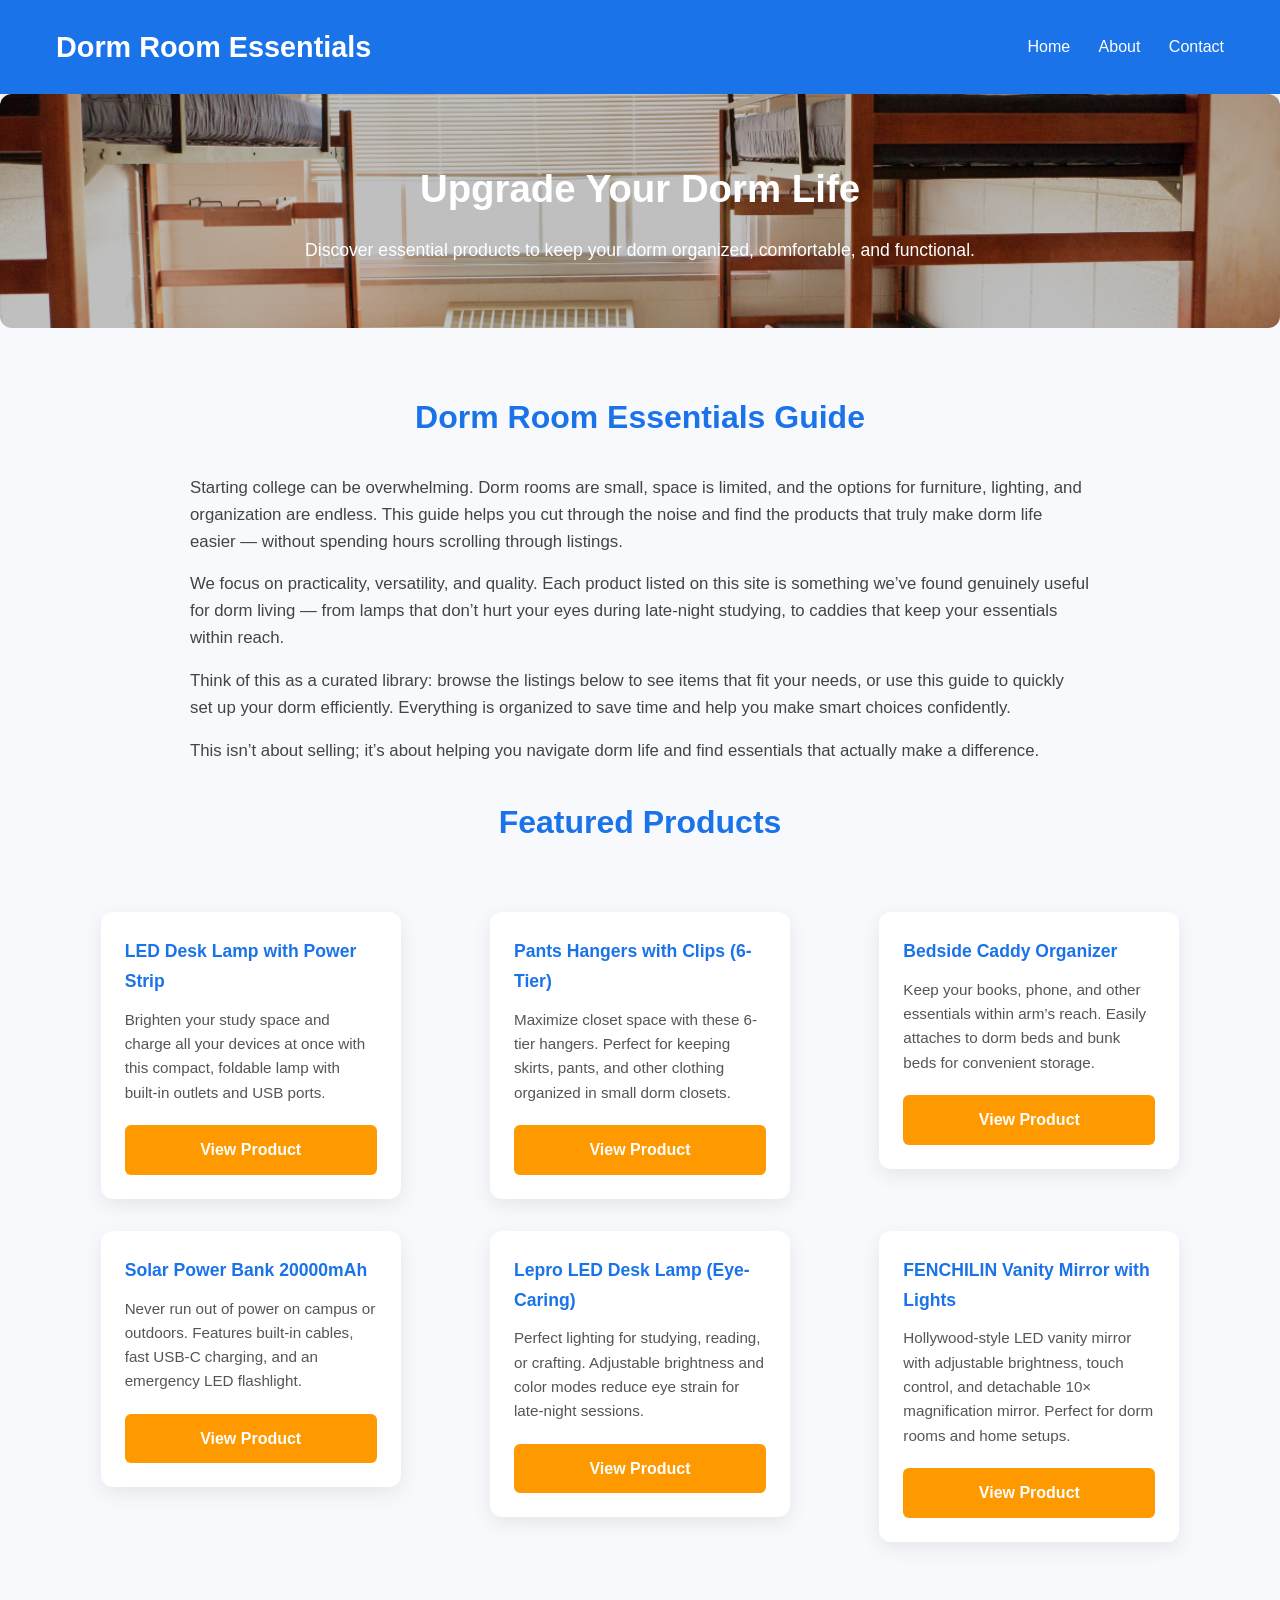
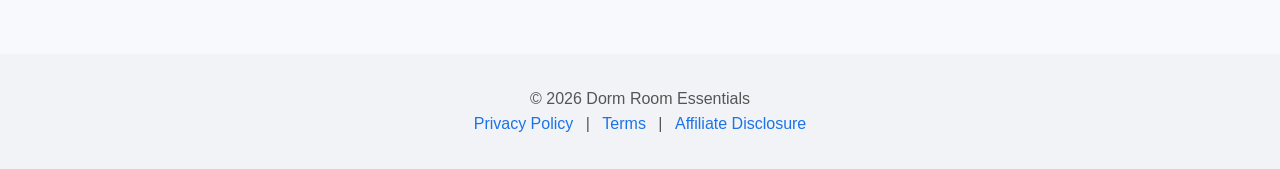
<file: index.html>
<!DOCTYPE html>
<html lang="en">
<head>
<meta charset="UTF-8">
<meta name="viewport" content="width=device-width, initial-scale=1.0">
<title>Dorm Room Essentials — Shop Smart for College</title>
<link rel="stylesheet" href="style.css">
</head>
<body>

<header>
  <div class="header-container">
    <h1>Dorm Room Essentials</h1>
    <nav>
      <a href="index.html">Home</a>
      <a href="about.html">About</a>
      <a href="contact.html">Contact</a>
    </nav>
  </div>
</header>

<!-- Hero Section -->
<section class="hero">
  <h2>Upgrade Your Dorm Life</h2>
  <p>Discover essential products to keep your dorm organized, comfortable, and functional.</p>
</section>

<main class="container">
<!-- Dorm Room Essentials Guide Section -->
<section id="dorm-guide" class="guide-section">
  <h2>Dorm Room Essentials Guide</h2>
  <p>Starting college can be overwhelming. Dorm rooms are small, space is limited, and the options for furniture, lighting, and organization are endless. This guide helps you cut through the noise and find the products that truly make dorm life easier — without spending hours scrolling through listings.</p>

  <p>We focus on practicality, versatility, and quality. Each product listed on this site is something we’ve found genuinely useful for dorm living — from lamps that don’t hurt your eyes during late-night studying, to caddies that keep your essentials within reach.</p>

  <p>Think of this as a curated library: browse the listings below to see items that fit your needs, or use this guide to quickly set up your dorm efficiently. Everything is organized to save time and help you make smart choices confidently.</p>

  <p>This isn’t about selling; it’s about helping you navigate dorm life and find essentials that actually make a difference.</p>
</section>
  <h2>Featured Products</h2>
  <div class="featured-posts">

    <!-- Product 1 -->
    <article>
      <h3><a href="post1.html">LED Desk Lamp with Power Strip</a></h3>
      <p>Brighten your study space and charge all your devices at once with this compact, foldable lamp with built-in outlets and USB ports.</p>
      <a href="post1.html" class="btn">View Product</a>
    </article>

    <!-- Product 2 -->
    <article>
      <h3><a href="post2.html">Pants Hangers with Clips (6-Tier)</a></h3>
      <p>Maximize closet space with these 6-tier hangers. Perfect for keeping skirts, pants, and other clothing organized in small dorm closets.</p>
      <a href="post2.html" class="btn">View Product</a>
    </article>

    <!-- Product 3 -->
    <article>
      <h3><a href="post3.html">Bedside Caddy Organizer</a></h3>
      <p>Keep your books, phone, and other essentials within arm’s reach. Easily attaches to dorm beds and bunk beds for convenient storage.</p>
      <a href="post3.html" class="btn">View Product</a>
    </article>

    <!-- Product 4 -->
    <article>
      <h3><a href="post4.html">Solar Power Bank 20000mAh</a></h3>
      <p>Never run out of power on campus or outdoors. Features built-in cables, fast USB-C charging, and an emergency LED flashlight.</p>
      <a href="post4.html" class="btn">View Product</a>
    </article>

    <!-- Product 5 -->
    <article>
      <h3><a href="post5.html">Lepro LED Desk Lamp (Eye-Caring)</a></h3>
      <p>Perfect lighting for studying, reading, or crafting. Adjustable brightness and color modes reduce eye strain for late-night sessions.</p>
      <a href="post5.html" class="btn">View Product</a>
    </article>
  <!-- Product 6 -->
<article>
  <h3><a href="post6.html">FENCHILIN Vanity Mirror with Lights</a></h3>
  <p>Hollywood-style LED vanity mirror with adjustable brightness, touch control, and detachable 10× magnification mirror. Perfect for dorm rooms and home setups.</p>
  <a href="post6.html" class="btn">View Product</a>
</article>
  </div>

</main>

<footer>
  <p>&copy; 2026 Dorm Room Essentials</p>
  <p>
    <a href="privacy.html">Privacy Policy</a> |
    <a href="terms.html">Terms</a> |
    <a href="affiliate.html">Affiliate Disclosure</a>
  </p>
</footer>
</body>
</html>
</file>
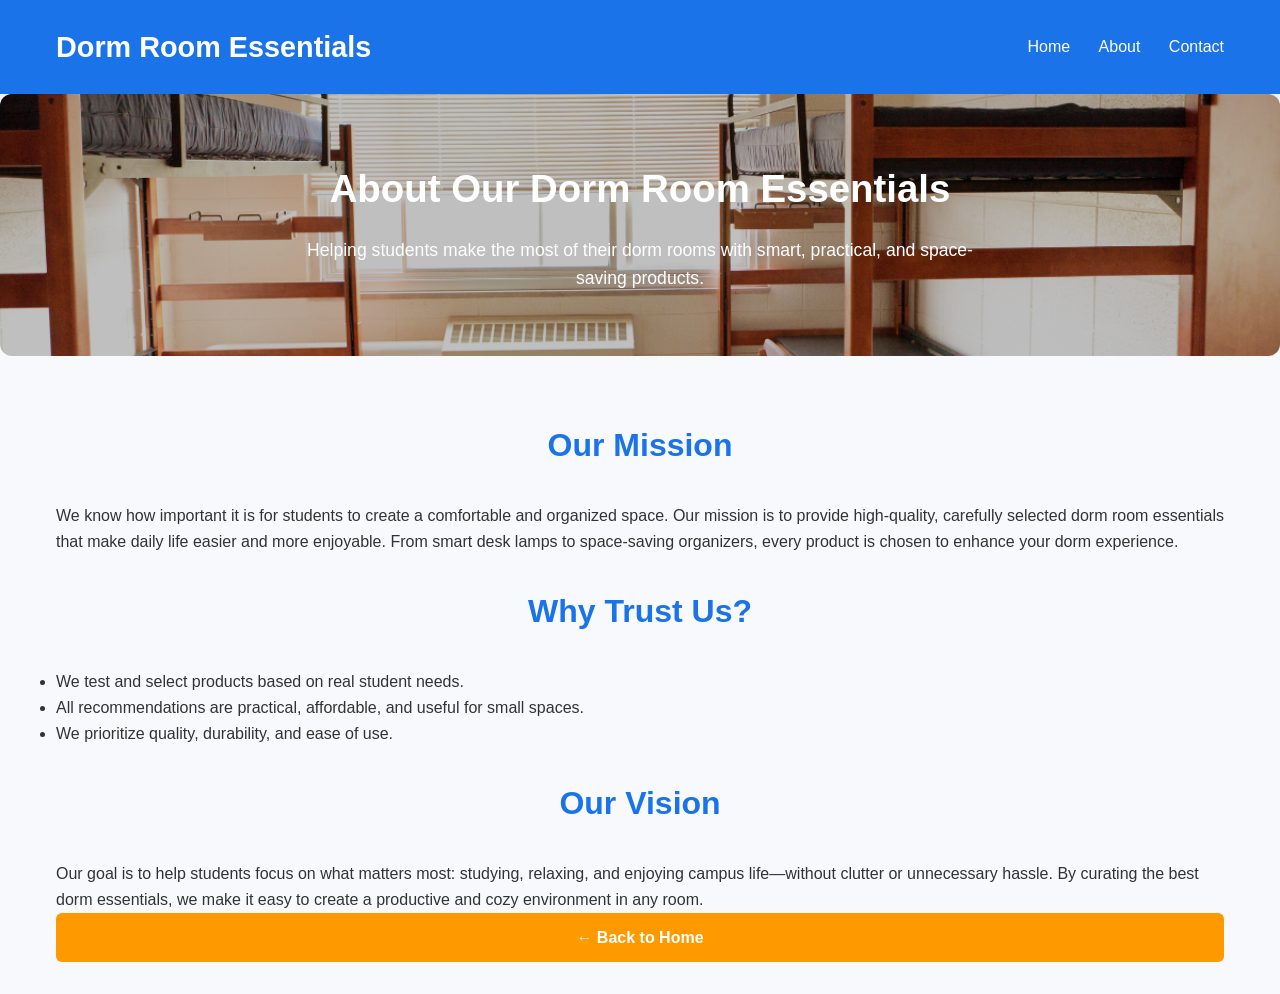
<file: about.html>
<!DOCTYPE html>
<html lang="en">
<head>
<meta charset="UTF-8">
<meta name="viewport" content="width=device-width, initial-scale=1.0">
<title>About — Dorm Room Essentials</title>
<link rel="stylesheet" href="style.css">
</head>
<body>

<header>
  <div class="header-container">
    <h1>Dorm Room Essentials</h1>
    <nav>
      <a href="index.html">Home</a>
      <a href="about.html">About</a>
      <a href="contact.html">Contact</a>
    </nav>
  </div>
</header>

<!-- Hero Section -->
<section class="hero">
  <h2>About Our Dorm Room Essentials</h2>
  <p>Helping students make the most of their dorm rooms with smart, practical, and space-saving products.</p>
</section>

<main class="container">
  <h2>Our Mission</h2>
  <p>We know how important it is for students to create a comfortable and organized space. Our mission is to provide high-quality, carefully selected dorm room essentials that make daily life easier and more enjoyable. From smart desk lamps to space-saving organizers, every product is chosen to enhance your dorm experience.</p>

  <h2>Why Trust Us?</h2>
  <ul>
    <li>We test and select products based on real student needs.</li>
    <li>All recommendations are practical, affordable, and useful for small spaces.</li>
    <li>We prioritize quality, durability, and ease of use.</li>
  </ul>

  <h2>Our Vision</h2>
  <p>Our goal is to help students focus on what matters most: studying, relaxing, and enjoying campus life—without clutter or unnecessary hassle. By curating the best dorm essentials, we make it easy to create a productive and cozy environment in any room.</p>

  <a href="index.html" class="btn back">← Back to Home</a>
</main>

</body>
</html>
</file>
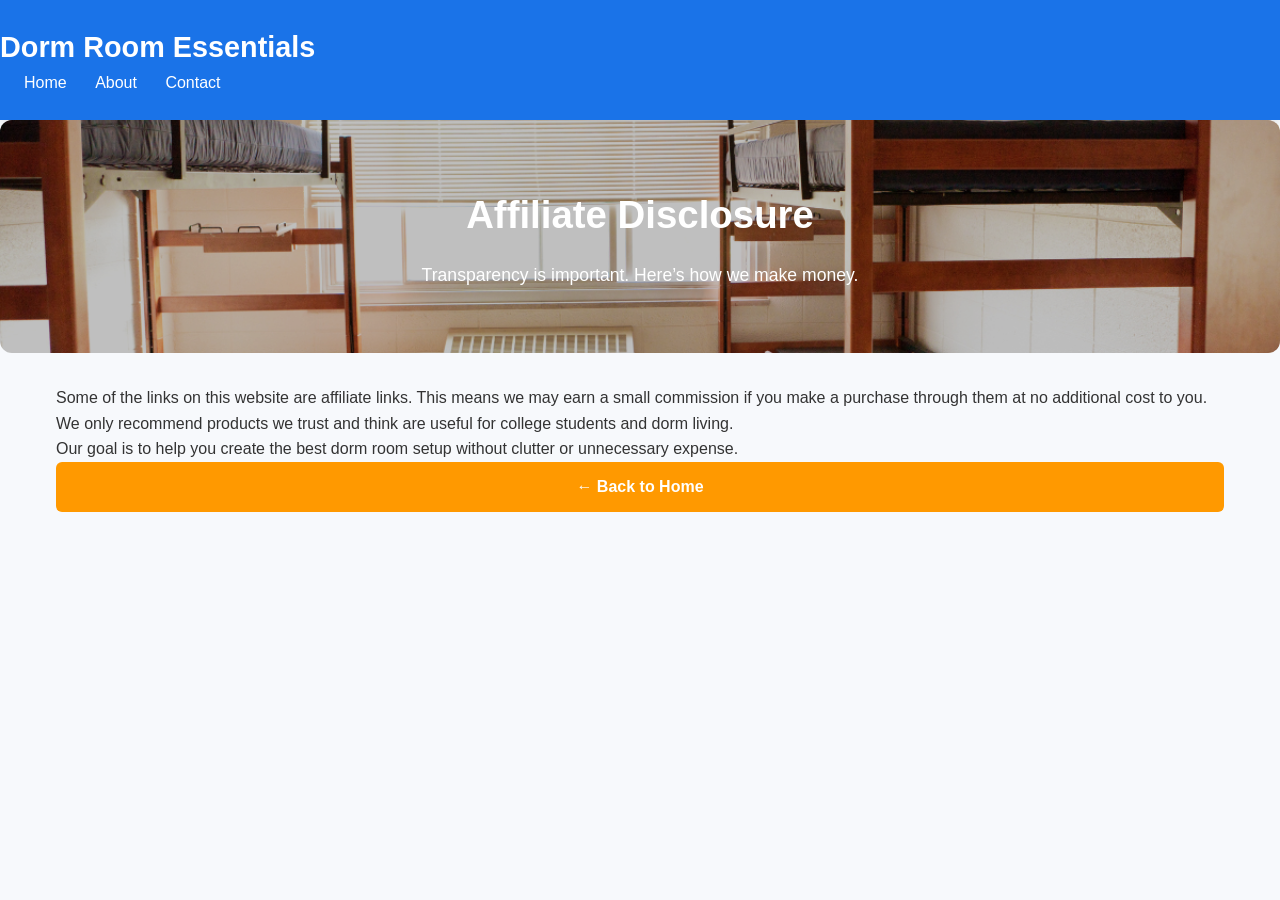
<file: affiliate.html>
<!DOCTYPE html>
<html lang="en">
<head>
<meta charset="UTF-8">
<meta name="viewport" content="width=device-width, initial-scale=1.0">
<title>Affiliate Disclosure — Dorm Room Essentials</title>
<link rel="stylesheet" href="style.css">
</head>
<body>

<header>
  <h1>Dorm Room Essentials</h1>
  <nav>
    <a href="index.html">Home</a>
    <a href="about.html">About</a>
    <a href="contact.html">Contact</a>
  </nav>
</header>

<section class="hero">
  <h2>Affiliate Disclosure</h2>
  <p>Transparency is important. Here’s how we make money.</p>
</section>

<main class="container">
  <p>Some of the links on this website are affiliate links. This means we may earn a small commission if you make a purchase through them at no additional cost to you. We only recommend products we trust and think are useful for college students and dorm living.</p>

  <p>Our goal is to help you create the best dorm room setup without clutter or unnecessary expense.</p>

  <a href="index.html" class="btn back">← Back to Home</a>
</main>

</body>
</html>
</file>
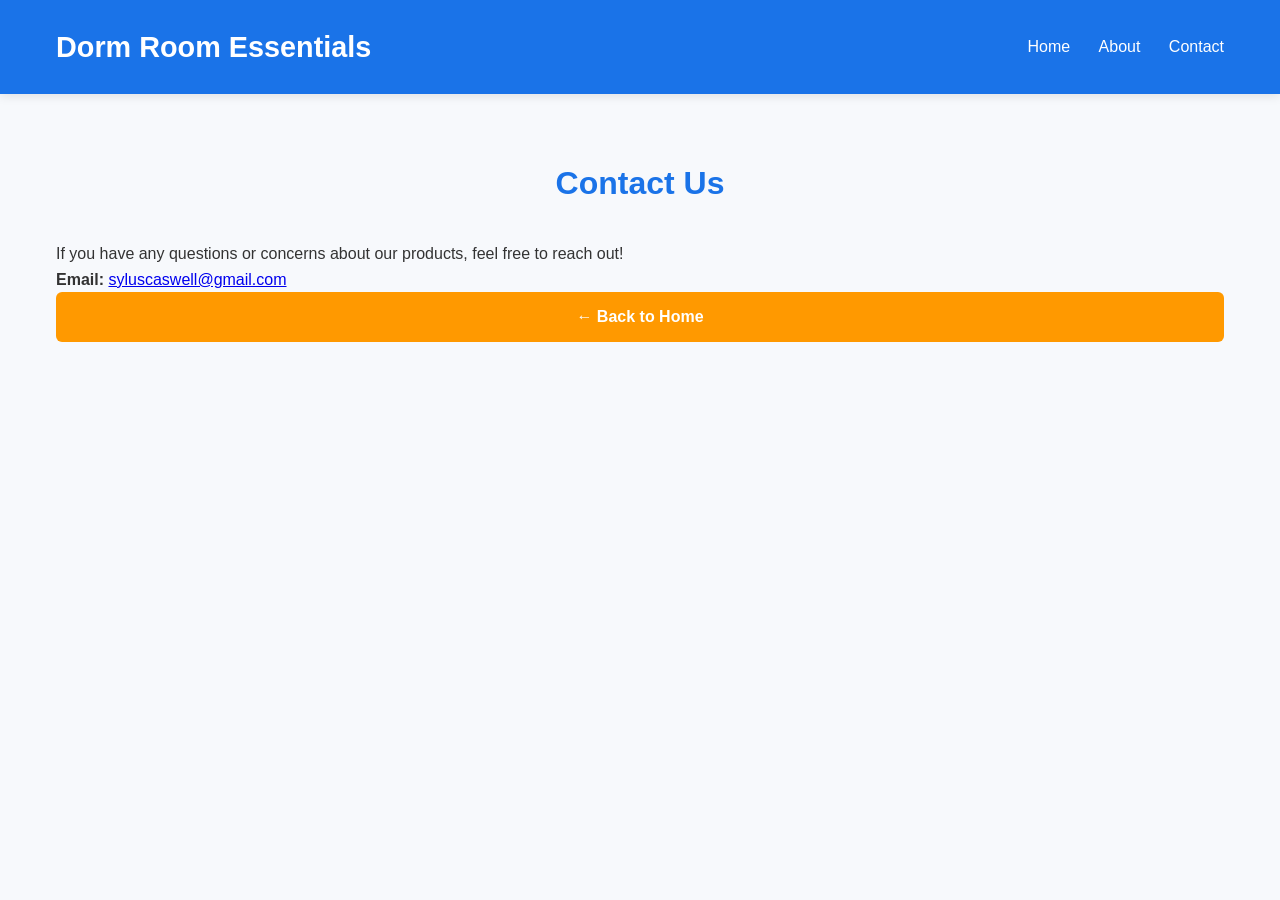
<file: contact.html>
<!DOCTYPE html>
<html lang="en">
<head>
<meta charset="UTF-8">
<meta name="viewport" content="width=device-width, initial-scale=1.0">
<title>Contact — Dorm Room Essentials</title>
<link rel="stylesheet" href="style.css">
</head>
<body>

<header>
  <div class="header-container">
    <h1>Dorm Room Essentials</h1>
    <nav>
      <a href="index.html">Home</a>
      <a href="about.html">About</a>
      <a href="contact.html">Contact</a>
    </nav>
  </div>
</header>

<main class="container">
  <h2>Contact Us</h2>
  <p>If you have any questions or concerns about our products, feel free to reach out!</p>
  <p><strong>Email:</strong> <a href="mailto:syluscaswell@gmail.com">syluscaswell@gmail.com</a></p>

  <a href="index.html" class="btn back">← Back to Home</a>
</main>

</body>
</html>
</file>
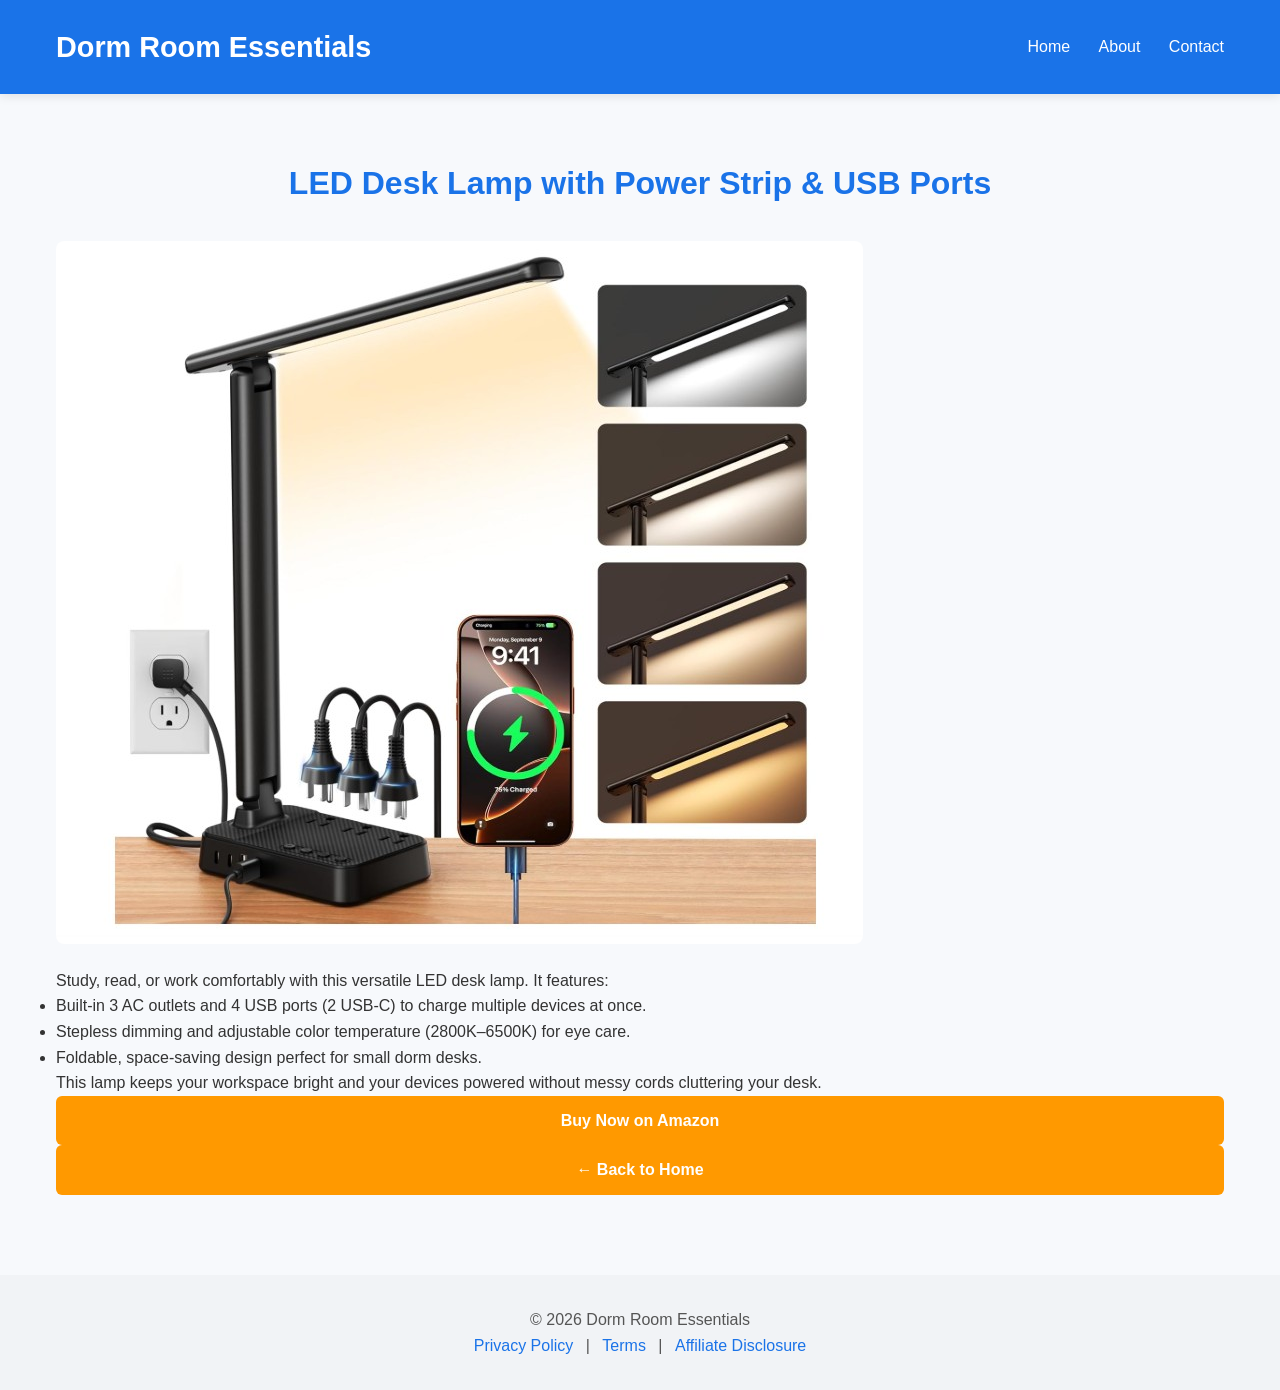
<file: post1.html>
<!DOCTYPE html>
<html lang="en">
<head>
<meta charset="UTF-8">
<meta name="viewport" content="width=device-width, initial-scale=1.0">
<title>LED Desk Lamp with Power Strip — Dorm Essentials</title>
<link rel="stylesheet" href="style.css">
</head>
<body>

<header>
  <div class="header-container">
    <h1>Dorm Room Essentials</h1>
    <nav>
      <a href="index.html">Home</a>
      <a href="about.html">About</a>
      <a href="contact.html">Contact</a>
    </nav>
  </div>
</header>

<main class="container">
  <h2>LED Desk Lamp with Power Strip & USB Ports</h2>

  <!-- Replace src with actual product image -->
  <img src="images/led-desk-lamp.jpg" alt="LED Desk Lamp" style="max-width:100%; border-radius:8px; margin-bottom:1rem;">

  <p>Study, read, or work comfortably with this versatile LED desk lamp. It features:</p>
  <ul>
    <li>Built-in 3 AC outlets and 4 USB ports (2 USB-C) to charge multiple devices at once.</li>
    <li>Stepless dimming and adjustable color temperature (2800K–6500K) for eye care.</li>
    <li>Foldable, space-saving design perfect for small dorm desks.</li>
  </ul>
  <p>This lamp keeps your workspace bright and your devices powered without messy cords cluttering your desk.</p>

  <a href="https://amzn.to/4t3uhib" class="btn" target="_blank">Buy Now on Amazon</a>
  <a href="index.html" class="btn back">← Back to Home</a>
</main>
<footer>
  <p>&copy; 2026 Dorm Room Essentials</p>
  <p>
    <a href="privacy.html">Privacy Policy</a> |
    <a href="terms.html">Terms</a> |
    <a href="affiliate.html">Affiliate Disclosure</a>
  </p>
</footer>
</body>
</html>
</file>
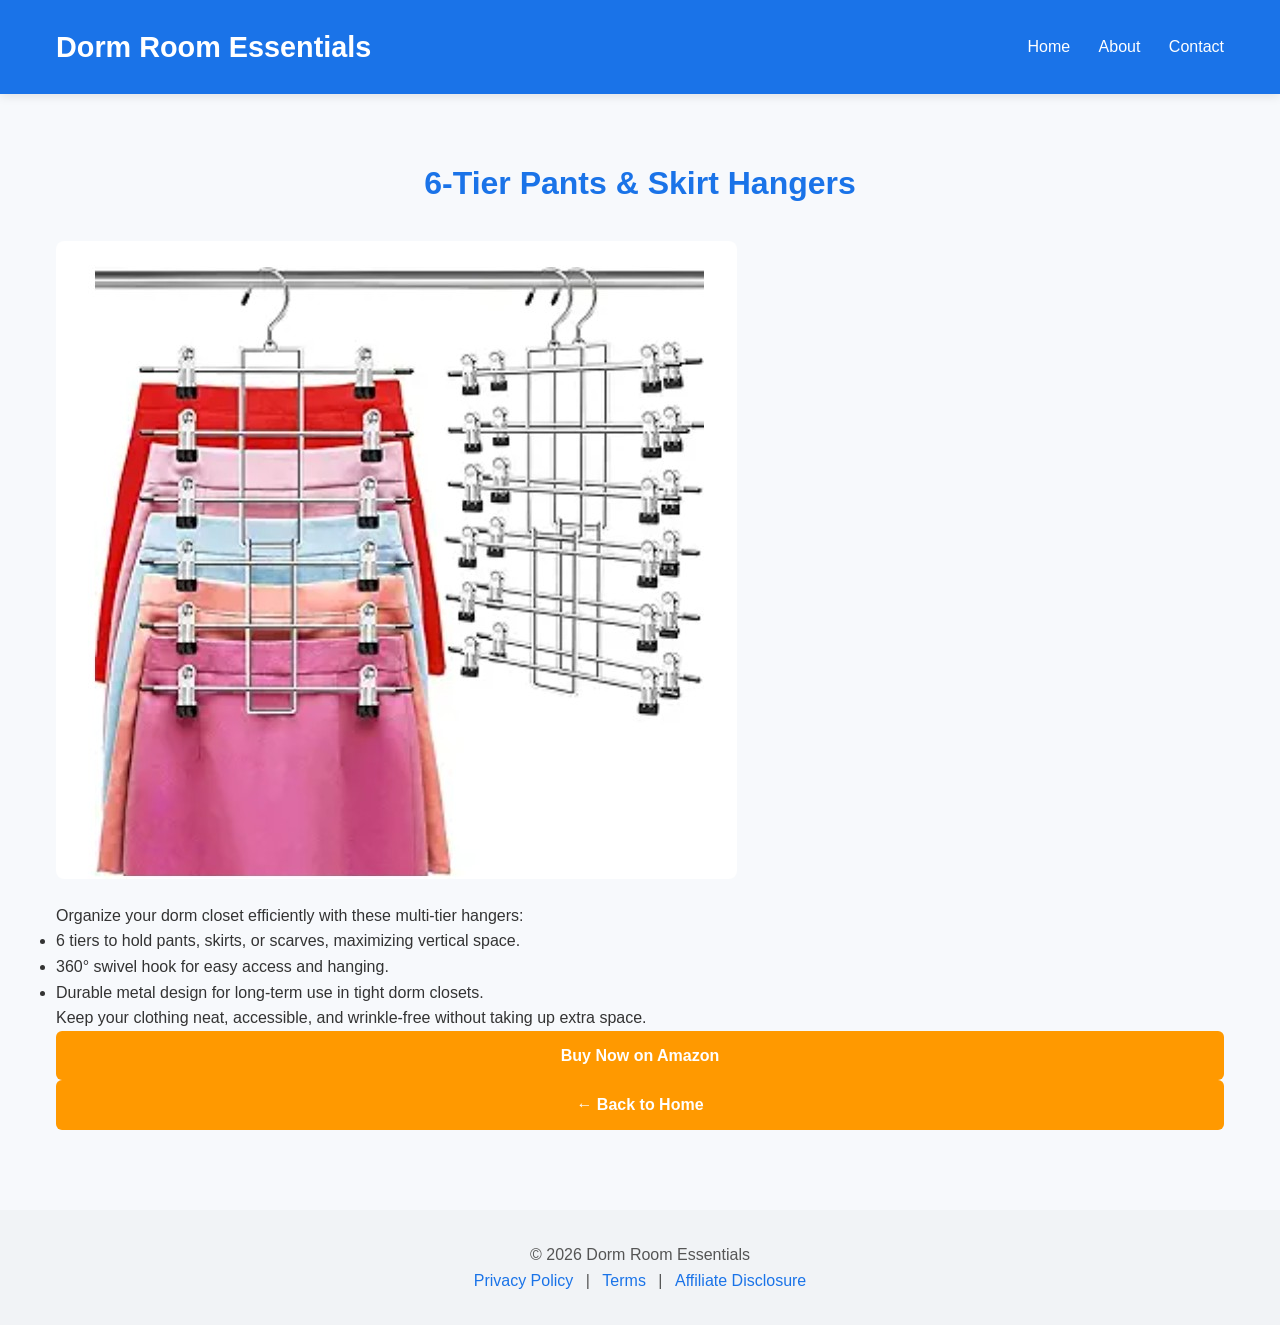
<file: post2.html>
<!DOCTYPE html>
<html lang="en">
<head>
<meta charset="UTF-8">
<meta name="viewport" content="width=device-width, initial-scale=1.0">
<title>Pants Hangers with Clips — Dorm Essentials</title>
<link rel="stylesheet" href="style.css">
</head>
<body>

<header>
  <div class="header-container">
    <h1>Dorm Room Essentials</h1>
    <nav>
      <a href="index.html">Home</a>
      <a href="about.html">About</a>
      <a href="contact.html">Contact</a>
    </nav>
  </div>
</header>

<main class="container">
  <h2>6-Tier Pants & Skirt Hangers</h2>

  <img src="images/pants-hangers.jpg" alt="6-Tier Pants Hangers" style="max-width:100%; border-radius:8px; margin-bottom:1rem;">

  <p>Organize your dorm closet efficiently with these multi-tier hangers:</p>
  <ul>
    <li>6 tiers to hold pants, skirts, or scarves, maximizing vertical space.</li>
    <li>360° swivel hook for easy access and hanging.</li>
    <li>Durable metal design for long-term use in tight dorm closets.</li>
  </ul>
  <p>Keep your clothing neat, accessible, and wrinkle-free without taking up extra space.</p>

  <a href="https://amzn.to/4srKptY" class="btn" target="_blank">Buy Now on Amazon</a>
  <a href="index.html" class="btn back">← Back to Home</a>
</main>
<footer>
  <p>&copy; 2026 Dorm Room Essentials</p>
  <p>
    <a href="privacy.html">Privacy Policy</a> |
    <a href="terms.html">Terms</a> |
    <a href="affiliate.html">Affiliate Disclosure</a>
  </p>
</footer>
</body>
</html>
</file>
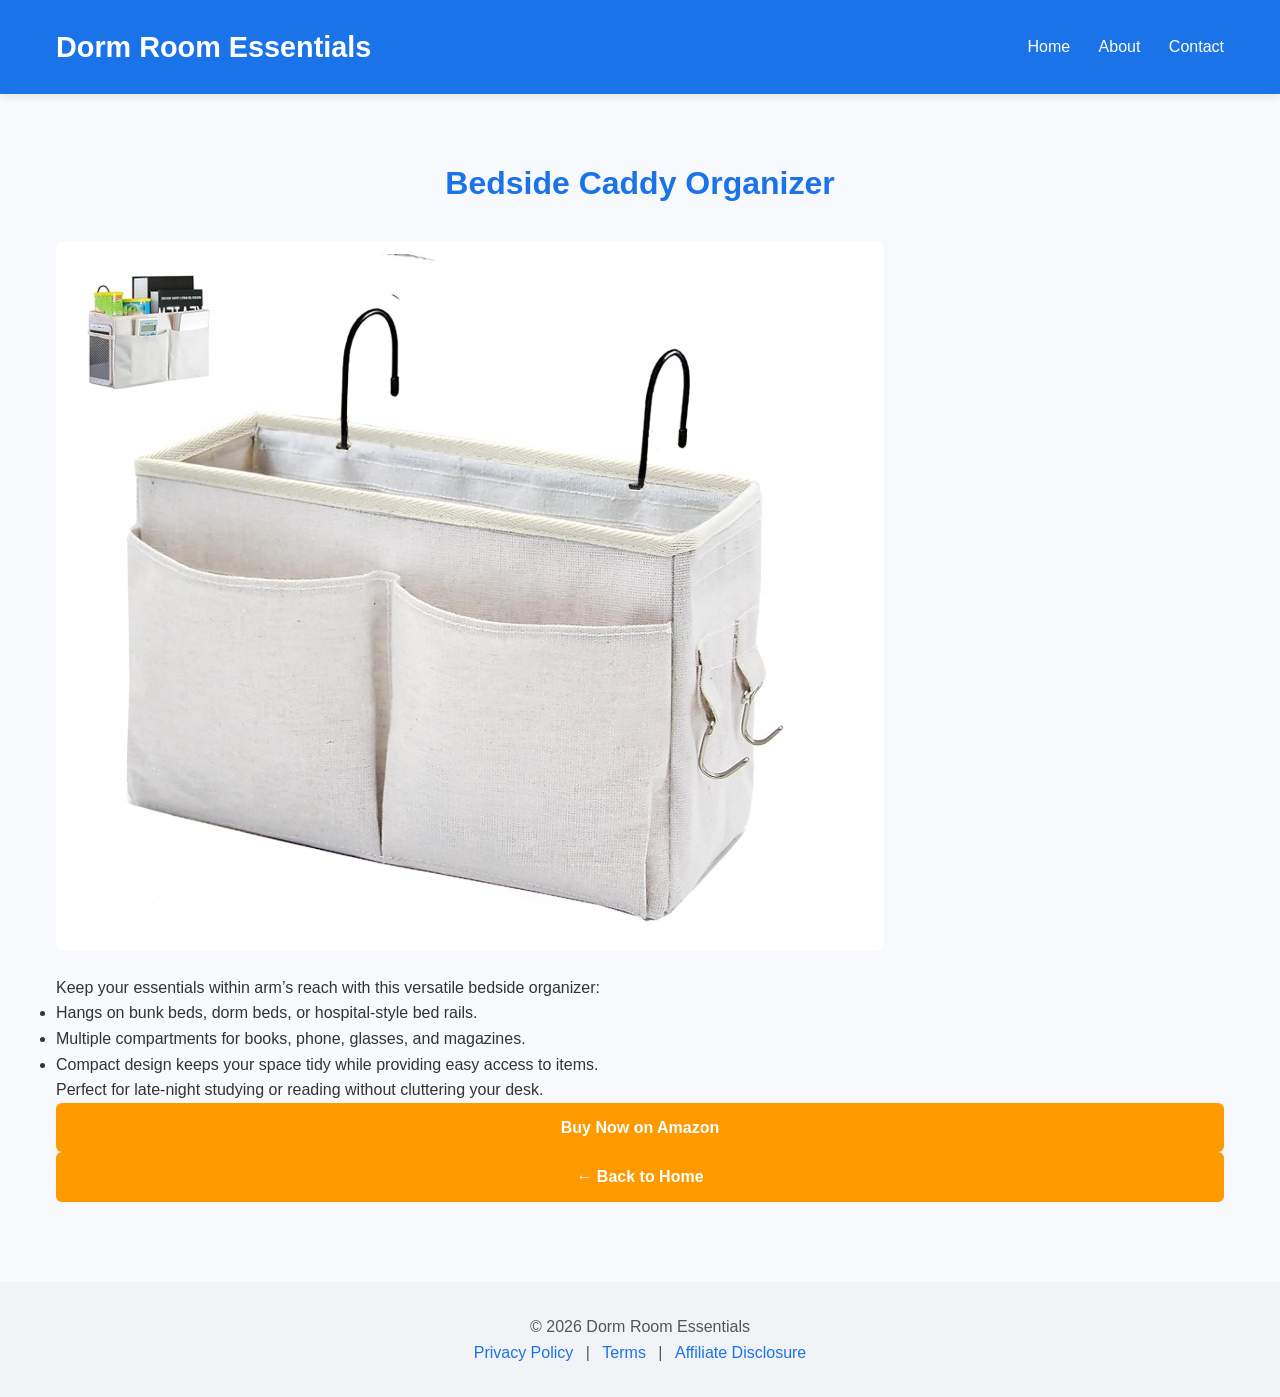
<file: post3.html>
<!DOCTYPE html>
<html lang="en">
<head>
<meta charset="UTF-8">
<meta name="viewport" content="width=device-width, initial-scale=1.0">
<title>Bedside Caddy Organizer — Dorm Essentials</title>
<link rel="stylesheet" href="style.css">
</head>
<body>

<header>
  <div class="header-container">
    <h1>Dorm Room Essentials</h1>
    <nav>
      <a href="index.html">Home</a>
      <a href="about.html">About</a>
      <a href="contact.html">Contact</a>
    </nav>
  </div>
</header>

<main class="container">
  <h2>Bedside Caddy Organizer</h2>

  <img src="images/bedside-caddy.jpg" alt="Bedside Caddy Organizer" style="max-width:100%; border-radius:8px; margin-bottom:1rem;">

  <p>Keep your essentials within arm’s reach with this versatile bedside organizer:</p>
  <ul>
    <li>Hangs on bunk beds, dorm beds, or hospital-style bed rails.</li>
    <li>Multiple compartments for books, phone, glasses, and magazines.</li>
    <li>Compact design keeps your space tidy while providing easy access to items.</li>
  </ul>
  <p>Perfect for late-night studying or reading without cluttering your desk.</p>

  <a href="https://amzn.to/3NAKEnC" class="btn" target="_blank">Buy Now on Amazon</a>
  <a href="index.html" class="btn back">← Back to Home</a>
</main>
<footer>
  <p>&copy; 2026 Dorm Room Essentials</p>
  <p>
    <a href="privacy.html">Privacy Policy</a> |
    <a href="terms.html">Terms</a> |
    <a href="affiliate.html">Affiliate Disclosure</a>
  </p>
</footer>
</body>
</html>
</file>
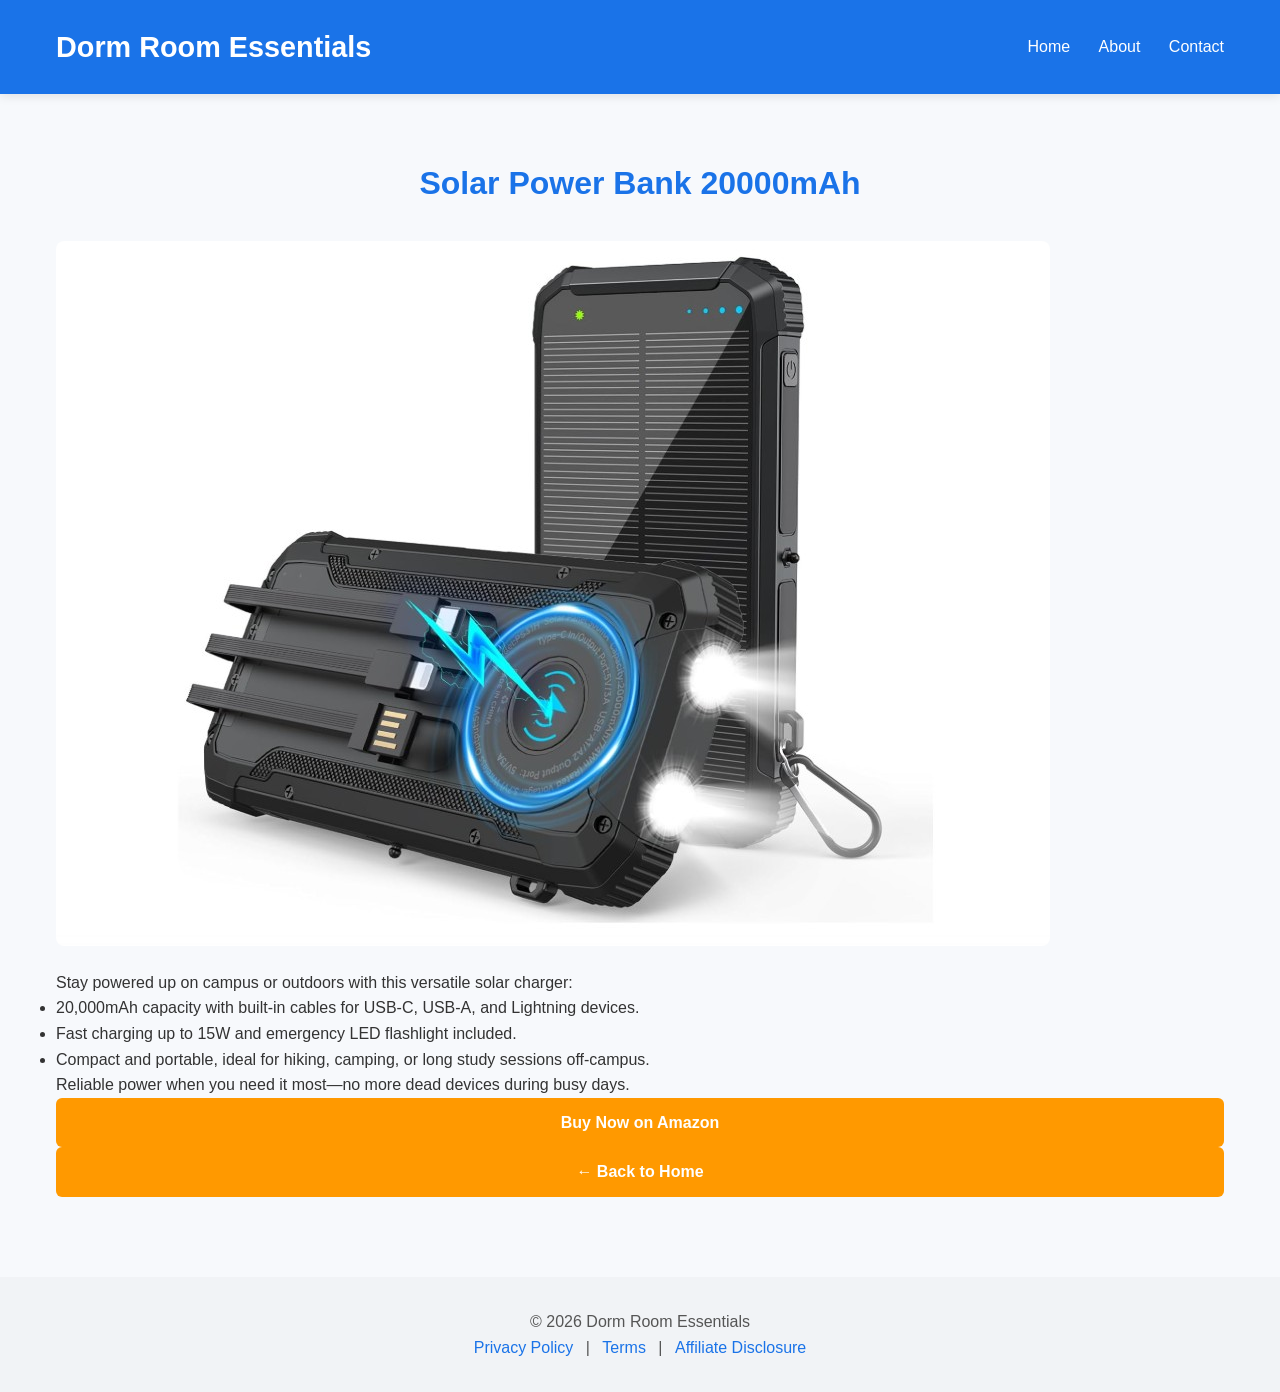
<file: post4.html>
<!DOCTYPE html>
<html lang="en">
<head>
<meta charset="UTF-8">
<meta name="viewport" content="width=device-width, initial-scale=1.0">
<title>Solar Power Bank 20000mAh — Dorm Essentials</title>
<link rel="stylesheet" href="style.css">
</head>
<body>

<header>
  <div class="header-container">
    <h1>Dorm Room Essentials</h1>
    <nav>
      <a href="index.html">Home</a>
      <a href="about.html">About</a>
      <a href="contact.html">Contact</a>
    </nav>
  </div>
</header>

<main class="container">
  <h2>Solar Power Bank 20000mAh</h2>

  <img src="images/solar-power-bank.jpg" alt="Solar Power Bank" style="max-width:100%; border-radius:8px; margin-bottom:1rem;">

  <p>Stay powered up on campus or outdoors with this versatile solar charger:</p>
  <ul>
    <li>20,000mAh capacity with built-in cables for USB-C, USB-A, and Lightning devices.</li>
    <li>Fast charging up to 15W and emergency LED flashlight included.</li>
    <li>Compact and portable, ideal for hiking, camping, or long study sessions off-campus.</li>
  </ul>
  <p>Reliable power when you need it most—no more dead devices during busy days.</p>

  <a href="https://amzn.to/41lmUH9" class="btn" target="_blank">Buy Now on Amazon</a>
  <a href="index.html" class="btn back">← Back to Home</a>
</main>
<footer>
  <p>&copy; 2026 Dorm Room Essentials</p>
  <p>
    <a href="privacy.html">Privacy Policy</a> |
    <a href="terms.html">Terms</a> |
    <a href="affiliate.html">Affiliate Disclosure</a>
  </p>
</footer>
</body>
</html>
</file>
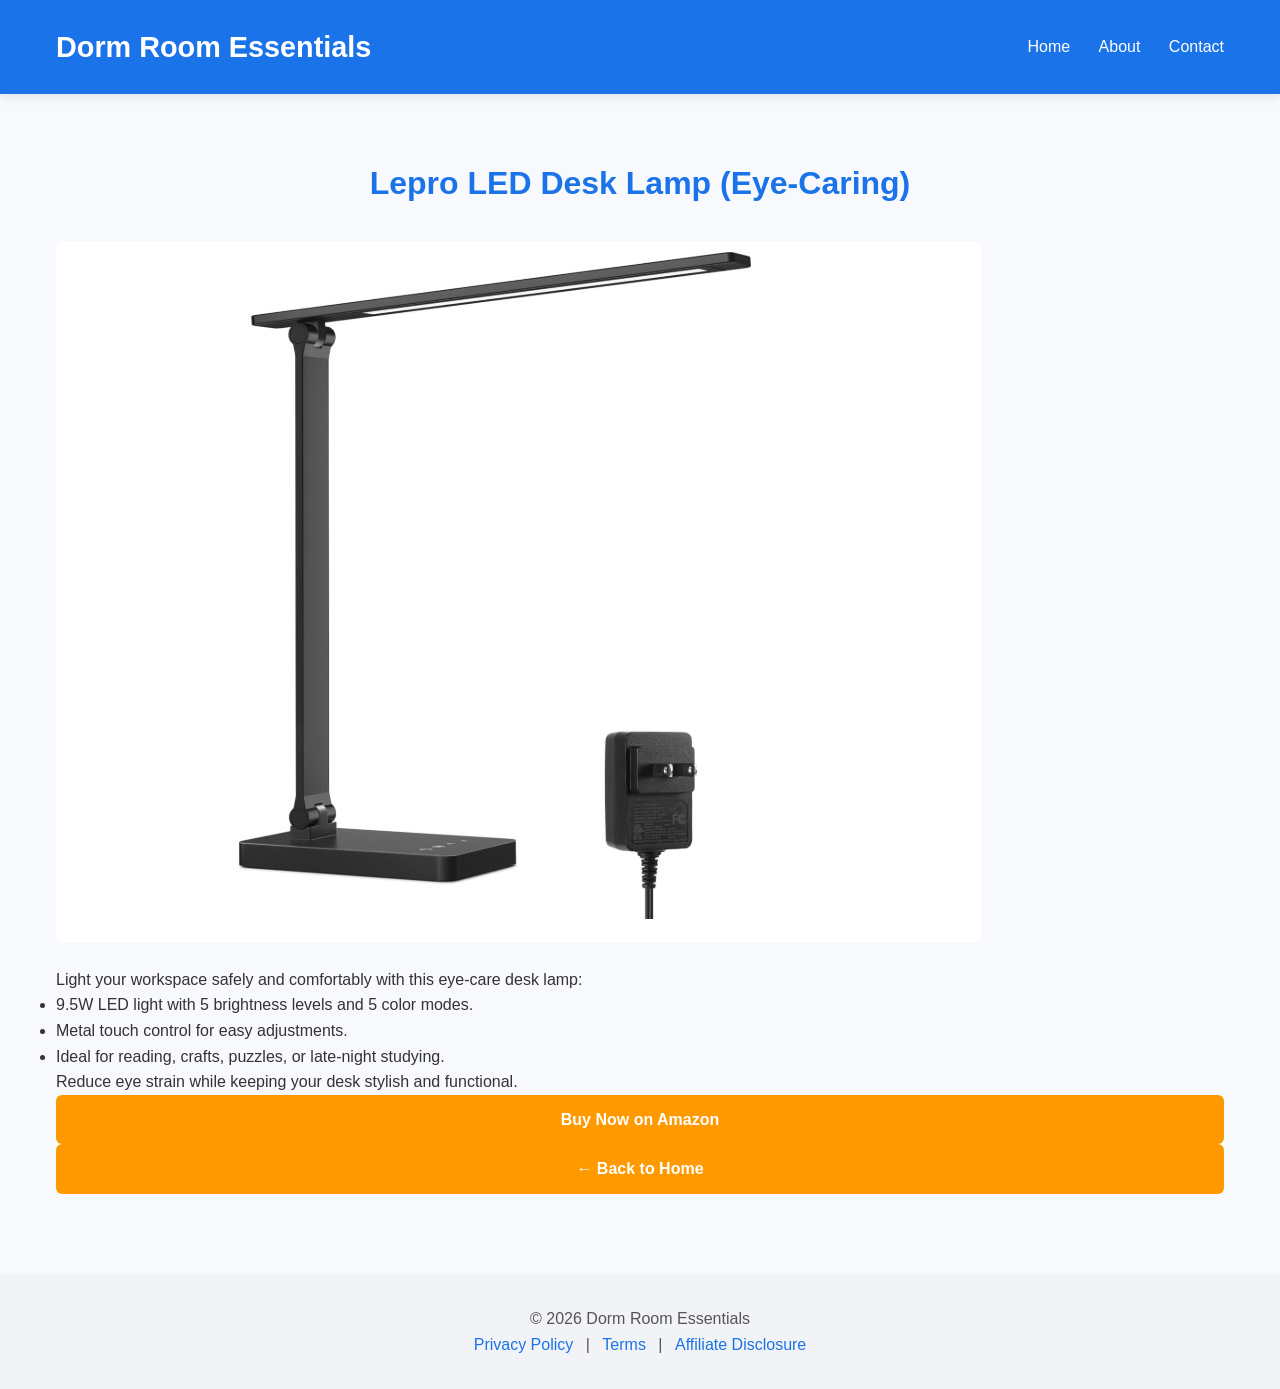
<file: post5.html>
<!DOCTYPE html>
<html lang="en">
<head>
<meta charset="UTF-8">
<meta name="viewport" content="width=device-width, initial-scale=1.0">
<title>Lepro LED Desk Lamp — Dorm Essentials</title>
<link rel="stylesheet" href="style.css">
</head>
<body>

<header>
  <div class="header-container">
    <h1>Dorm Room Essentials</h1>
    <nav>
      <a href="index.html">Home</a>
      <a href="about.html">About</a>
      <a href="contact.html">Contact</a>
    </nav>
  </div>
</header>

<main class="container">
  <h2>Lepro LED Desk Lamp (Eye-Caring)</h2>

  <img src="images/lepro-desk-lamp.jpg" alt="Lepro LED Desk Lamp" style="max-width:100%; border-radius:8px; margin-bottom:1rem;">

  <p>Light your workspace safely and comfortably with this eye-care desk lamp:</p>
  <ul>
    <li>9.5W LED light with 5 brightness levels and 5 color modes.</li>
    <li>Metal touch control for easy adjustments.</li>
    <li>Ideal for reading, crafts, puzzles, or late-night studying.</li>
  </ul>
  <p>Reduce eye strain while keeping your desk stylish and functional.</p>

  <a href="https://amzn.to/3PVP1Ks" class="btn" target="_blank">Buy Now on Amazon</a>
  <a href="index.html" class="btn back">← Back to Home</a>
</main>
<footer>
  <p>&copy; 2026 Dorm Room Essentials</p>
  <p>
    <a href="privacy.html">Privacy Policy</a> |
    <a href="terms.html">Terms</a> |
    <a href="affiliate.html">Affiliate Disclosure</a>
  </p>
</footer>
</body>
</html>
</file>
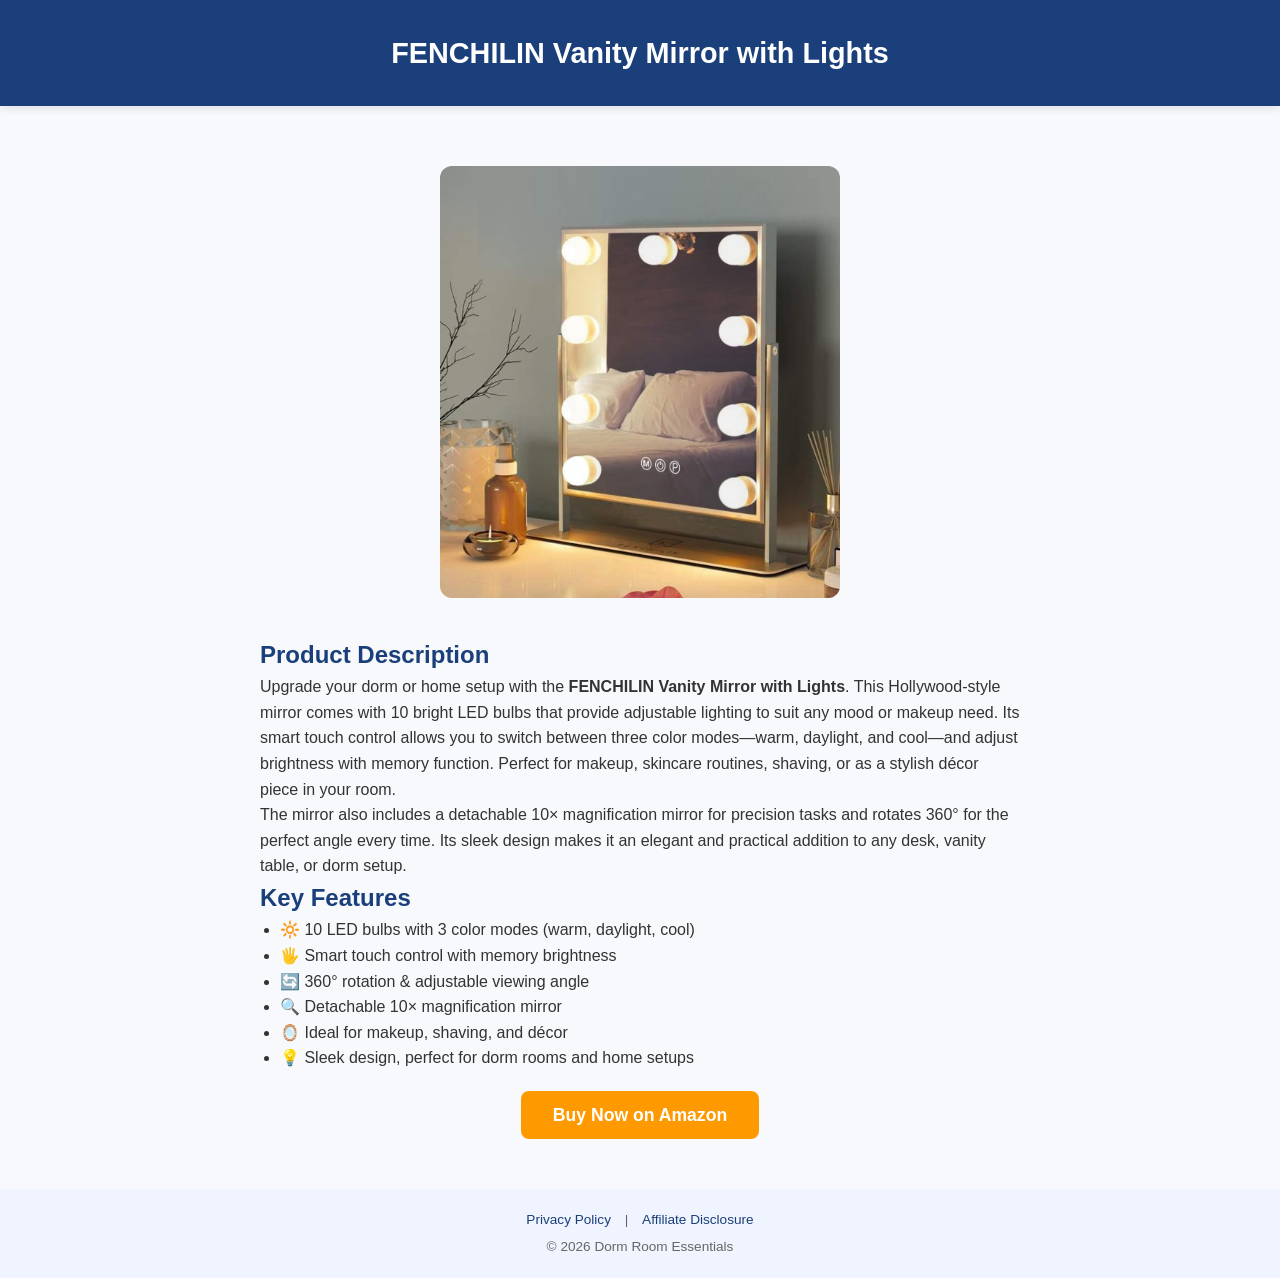
<file: post6.html>
<!DOCTYPE html>
<html lang="en">
<head>
  <meta charset="UTF-8">
  <meta name="viewport" content="width=device-width, initial-scale=1.0">
  <title>FENCHILIN Vanity Mirror with Lights</title>
  <link rel="stylesheet" href="style.css">
</head>
<body>
  <header style="text-align: center; padding: 30px 0; background-color: #1a3f7a; color: #fff;">
    <h1>FENCHILIN Vanity Mirror with Lights</h1>
  </header>

  <main style="max-width: 800px; margin: 40px auto; padding: 20px; font-family: Arial, sans-serif; line-height: 1.6;">

    <!-- Product Image -->
    <div style="text-align: center; margin-bottom: 30px;">
      <img src="images/mirror.jpg" 
           alt="FENCHILIN Vanity Mirror with Lights" 
           style="width: 100%; max-width: 400px; border-radius: 12px;">
    </div>

    <!-- Full Product Description -->
    <section>
      <h2 style="color: #1a3f7a;">Product Description</h2>
      <p>
        Upgrade your dorm or home setup with the <strong>FENCHILIN Vanity Mirror with Lights</strong>. This Hollywood-style mirror comes with 10 bright LED bulbs that provide adjustable lighting to suit any mood or makeup need. Its smart touch control allows you to switch between three color modes—warm, daylight, and cool—and adjust brightness with memory function. Perfect for makeup, skincare routines, shaving, or as a stylish décor piece in your room.
      </p>
      <p>
        The mirror also includes a detachable 10× magnification mirror for precision tasks and rotates 360° for the perfect angle every time. Its sleek design makes it an elegant and practical addition to any desk, vanity table, or dorm setup.
      </p>
    </section>

    <!-- Key Features -->
    <section>
      <h2 style="color: #1a3f7a;">Key Features</h2>
      <ul style="padding-left: 20px; color: #333;">
        <li>🔆 10 LED bulbs with 3 color modes (warm, daylight, cool)</li>
        <li>🖐️ Smart touch control with memory brightness</li>
        <li>🔄 360° rotation & adjustable viewing angle</li>
        <li>🔍 Detachable 10× magnification mirror</li>
        <li>🪞 Ideal for makeup, shaving, and décor</li>
        <li>💡 Sleek design, perfect for dorm rooms and home setups</li>
      </ul>
    </section>

    <!-- Buy Now Button -->
    <div style="text-align: center; margin-top: 30px;">
      <a href="https://amzn.to/40Oafwj" 
         target="_blank" 
         style="background-color: #FF9900; color: #fff; font-weight: bold; padding: 14px 32px; border-radius: 8px; text-decoration: none; font-size: 1.1em;">
        Buy Now on Amazon
      </a>
    </div>

  </main>

<footer style="text-align: center; padding: 20px 0; font-size: 0.85em; color: #666; background-color: #f0f4ff; margin-top: 40px;">
  <p>
    <a href="privacy.html" style="color: #1a3f7a; text-decoration: none; margin: 0 10px;">Privacy Policy</a> |
    <a href="affiliate-disclosure.html" style="color: #1a3f7a; text-decoration: none; margin: 0 10px;">Affiliate Disclosure</a>
  </p>
  <p style="margin-top: 5px;">
    &copy; 2026 Dorm Room Essentials
  </p>
</footer>
</body>
</html>
</file>
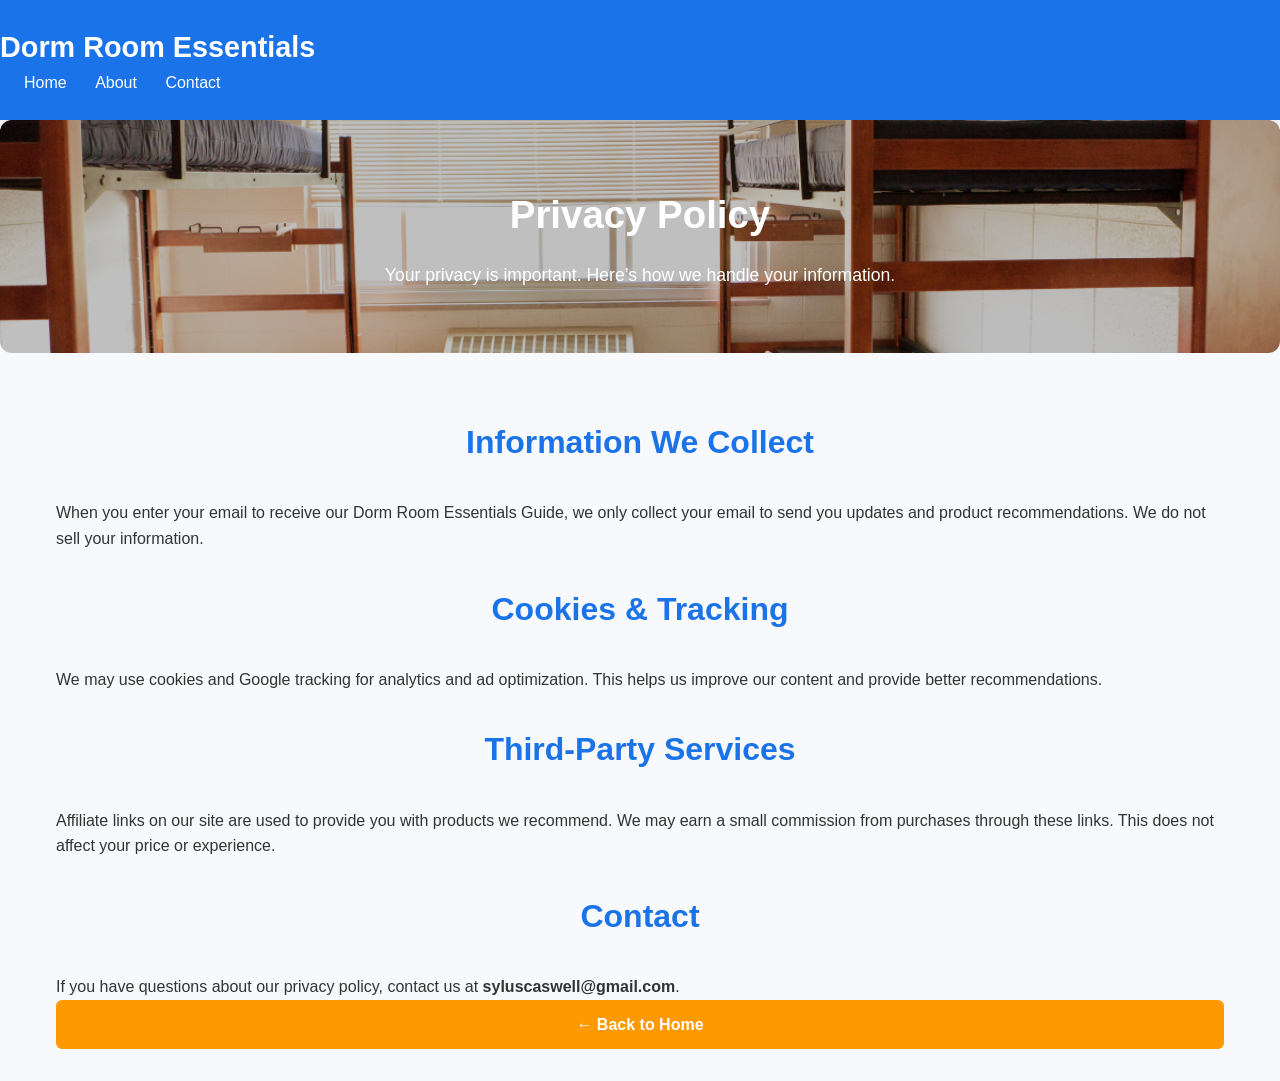
<file: privact.html>
<!DOCTYPE html>
<html lang="en">
<head>
<meta charset="UTF-8">
<meta name="viewport" content="width=device-width, initial-scale=1.0">
<title>Privacy Policy — Dorm Room Essentials</title>
<link rel="stylesheet" href="style.css">
</head>
<body>

<header>
  <h1>Dorm Room Essentials</h1>
  <nav>
    <a href="index.html">Home</a>
    <a href="about.html">About</a>
    <a href="contact.html">Contact</a>
  </nav>
</header>

<section class="hero">
  <h2>Privacy Policy</h2>
  <p>Your privacy is important. Here’s how we handle your information.</p>
</section>

<main class="container">
  <h2>Information We Collect</h2>
  <p>When you enter your email to receive our Dorm Room Essentials Guide, we only collect your email to send you updates and product recommendations. We do not sell your information.</p>

  <h2>Cookies & Tracking</h2>
  <p>We may use cookies and Google tracking for analytics and ad optimization. This helps us improve our content and provide better recommendations.</p>

  <h2>Third-Party Services</h2>
  <p>Affiliate links on our site are used to provide you with products we recommend. We may earn a small commission from purchases through these links. This does not affect your price or experience.</p>

  <h2>Contact</h2>
  <p>If you have questions about our privacy policy, contact us at <strong>syluscaswell@gmail.com</strong>.</p>

  <a href="index.html" class="btn back">← Back to Home</a>
</main>

</body>
</html>
</file>
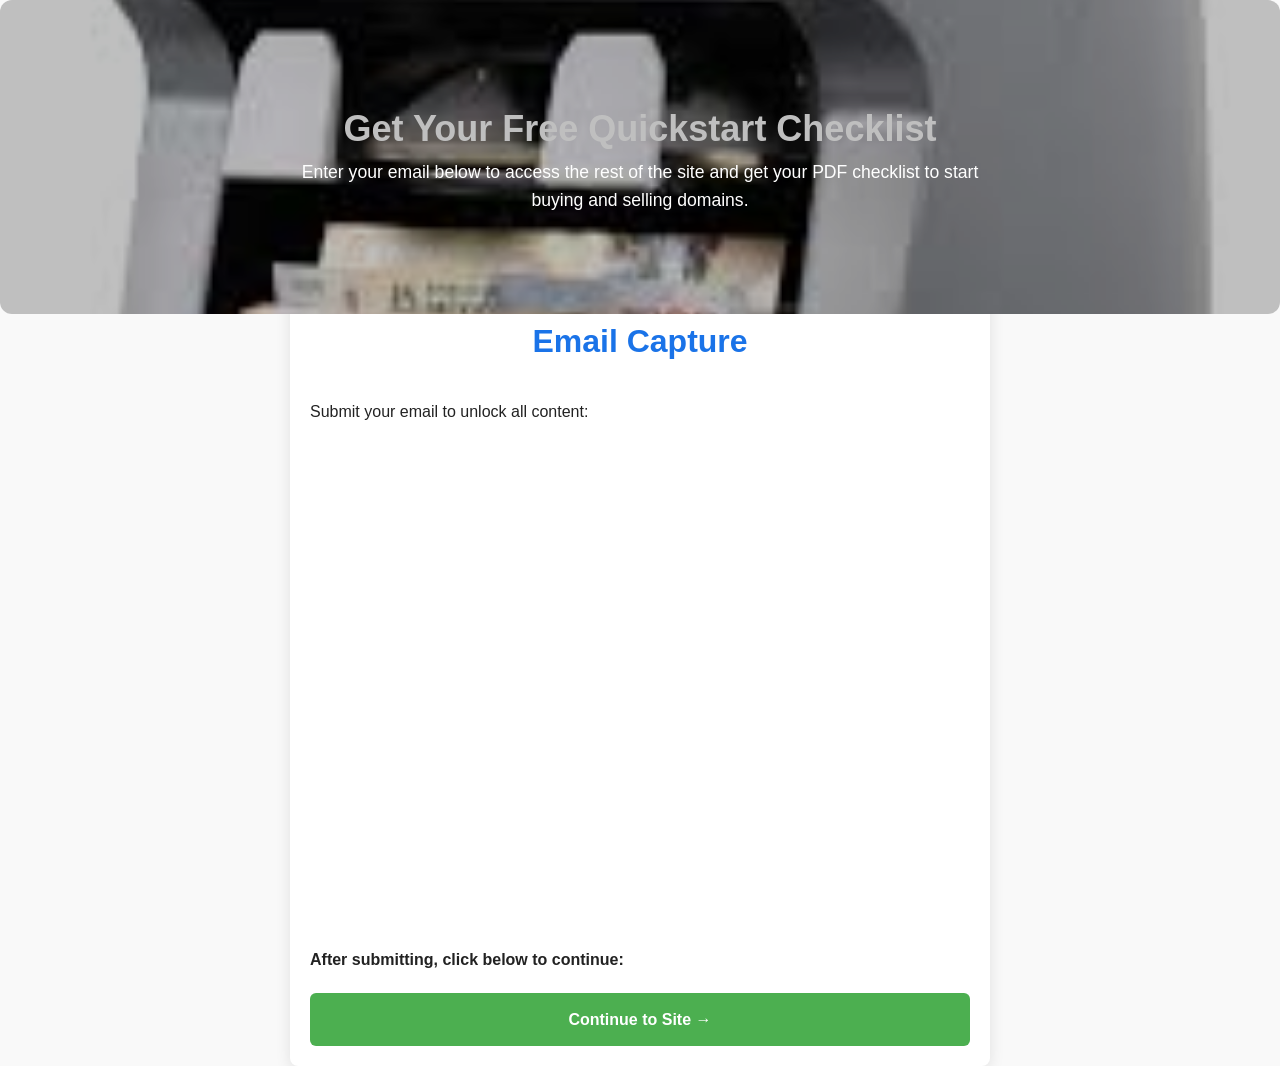
<file: start.html>
<!DOCTYPE html>
<html lang="en">
<head>
<meta charset="UTF-8">
<meta name="viewport" content="width=device-width, initial-scale=1.0">
<title>Start Here — Free Checklist</title>
<link rel="stylesheet" href="style.css">
<style>
  body {
    font-family: Arial, sans-serif;
    margin: 0;
    background: #f9f9f9;
    color: #222;
  }

  .hero {
    background: url("three.jpg") center/cover no-repeat;
    color: white;
    padding: 100px 20px;
    text-align: center;
  }

  h1 {
    font-size: 36px;
  }

  .container {
    max-width: 700px;
    margin: auto;
    padding: 20px;
    background: white;
    border-radius: 8px;
    margin-top: -50px;
    box-shadow: 0 4px 15px rgba(0,0,0,0.1);
  }

  .btn {
    display: inline-block;
    margin-top: 20px;
    padding: 14px 24px;
    background: #4CAF50;
    color: white;
    text-decoration: none;
    border-radius: 6px;
    font-weight: bold;
  }

  .btn:disabled {
    background: #aaa;
    cursor: not-allowed;
  }

  iframe {
    width: 100%;
    min-height: 500px;
    border: none;
  }

  p {
    margin-top: 15px;
  }
</style>
</head>
<body>

<div class="hero">
  <h1>Get Your Free Quickstart Checklist</h1>
  <p>Enter your email below to access the rest of the site and get your PDF checklist to start buying and selling domains.</p>
</div>

<div class="container">
  <h2>Email Capture</h2>
  <p>Submit your email to unlock all content:</p>

  <!-- Google Form Embed -->
  <iframe src="https://docs.google.com/forms/d/e/1FAIpQLSdi3RDAA8C1wClG1xMWoUE20D4mBUpLMf0RvMPn7SQaEUmAIg/viewform?embedded=true" onload="enableContinue()" ></iframe>

  <p><strong>After submitting, click below to continue:</strong></p>
  <a id="continueBtn" href="index.html" class="btn" disabled>Continue to Site →</a>
</div>

<script>
  // Enable continue button after form is interacted with
  function enableContinue() {
    // Simple approach: user has to click inside iframe at least once
    const continueBtn = document.getElementById('continueBtn');
    window.addEventListener('message', function(event) {
      continueBtn.disabled = false;
    });

    // Fallback: enable button after 5 seconds (optional)
    setTimeout(() => { continueBtn.disabled = false; }, 5000);
  }
</script>

</body>
</html>
</file>
<file: style.css>
/* Global Reset + Professional Base Styling */
* {
  margin: 0;
  padding: 0;
  box-sizing: border-box;
}

body {
  font-family: "Inter", Arial, sans-serif;
  background: #f7f9fc;
  color: #333;
  line-height: 1.6;
}

/* Header */
header {
  background: #1a73e8;
  color: #fff;
  padding: 1.5rem 0;
  box-shadow: 0 2px 10px rgba(0,0,0,0.1);
}

.header-container {
  max-width: 1200px;
  margin: 0 auto;
  padding: 0 1rem;
  display: flex;
  justify-content: space-between;
  align-items: center;
}

header h1 {
  font-size: 1.8rem;
  font-weight: 700;
}

nav a {
  color: #fff;
  margin-left: 1.5rem;
  text-decoration: none;
  font-weight: 500;
  transition: opacity 0.2s;
}

nav a:hover {
  opacity: 0.8;
}

/* Hero Section */
.hero {
  position: relative;
  text-align: center;
  padding: 4rem 1rem;
  background-image: url("images/header-bg.png");
  background-size: cover;
  background-position: center;
  background-repeat: no-repeat;
  border-radius: 12px;
  color: #fff;
  overflow: hidden;
}

.hero::before {
  content: "";
  position: absolute;
  top: 0; left: 0;
  width: 100%;
  height: 100%;
  background-color: rgba(0, 0, 0, 0.25); /* optional overlay */
  z-index: 0;
}

.hero h2,
.hero p {
  position: relative;
  z-index: 1;
}

.hero h2 {
  font-size: 2.4rem;
  margin-bottom: 1rem;
}

.hero p {
  max-width: 700px;
  margin: 0 auto;
  font-size: 1.1rem;
}

/* Main Container */
.container {
  max-width: 1200px;
  margin: 0 auto;
  padding: 2rem 1rem;
}

/* Section Headings */
.container > h2,
.guide-section h2 {
  text-align: center;
  color: #1a73e8;
  font-size: 2rem;
  margin: 2rem 0;
  font-weight: 700;
}

/* Guide Section */
.guide-section p {
  max-width: 900px;
  margin: 1rem auto;
  font-size: 1.05rem;
  color: #444;
}

/* Featured Products Grid */
.featured-posts {
  display: grid;
  grid-template-columns: repeat(3, 1fr);
  gap: 2rem;
  justify-items: center;
  align-items: start;
  max-width: 1200px;
  margin: 0 auto;
  padding: 2rem 1rem;
}

/* Product Cards */
.featured-posts article {
  width: 100%;
  max-width: 300px;
  background: #fff;
  padding: 1.5rem;
  border-radius: 12px;
  box-shadow: 0 6px 20px rgba(0,0,0,0.08);
  transition: transform 0.25s ease, box-shadow 0.25s ease;
}

.featured-posts article:hover {
  transform: translateY(-6px);
  box-shadow: 0 12px 28px rgba(0,0,0,0.12);
}

.featured-posts h3 a {
  color: #1a73e8;
  font-weight: 700;
  text-decoration: none;
  font-size: 1.1rem;
}

.featured-posts p {
  margin: 0.75rem 0 1.25rem;
  font-size: 0.95rem;
  color: #555;
}

/* Buttons */
.btn {
  display: block;
  width: 100%;
  text-align: center;
  background: #ff9900;
  color: #fff;
  padding: 0.75rem 0;
  border-radius: 6px;
  font-weight: 600;
  transition: background 0.25s;
  text-decoration: none;
}

.btn:hover {
  background: #cc7a00;
}

/* Responsive Layouts */
@media (max-width: 1024px) {
  .featured-posts {
    grid-template-columns: repeat(2, 1fr);
  }
}

@media (max-width: 768px) {
  .featured-posts {
    grid-template-columns: 1fr;
  }

  nav a {
    margin-left: 1rem;
  }
}

/* Footer */
footer {
  text-align: center;
  padding: 2rem 1rem;
  background: #f1f3f6;
  margin-top: 3rem;
  color: #555;
}

footer a {
  color: #1a73e8;
  text-decoration: none;
  margin: 0 0.5rem;
}

footer a:hover {
  text-decoration: underline;
}
</file>
